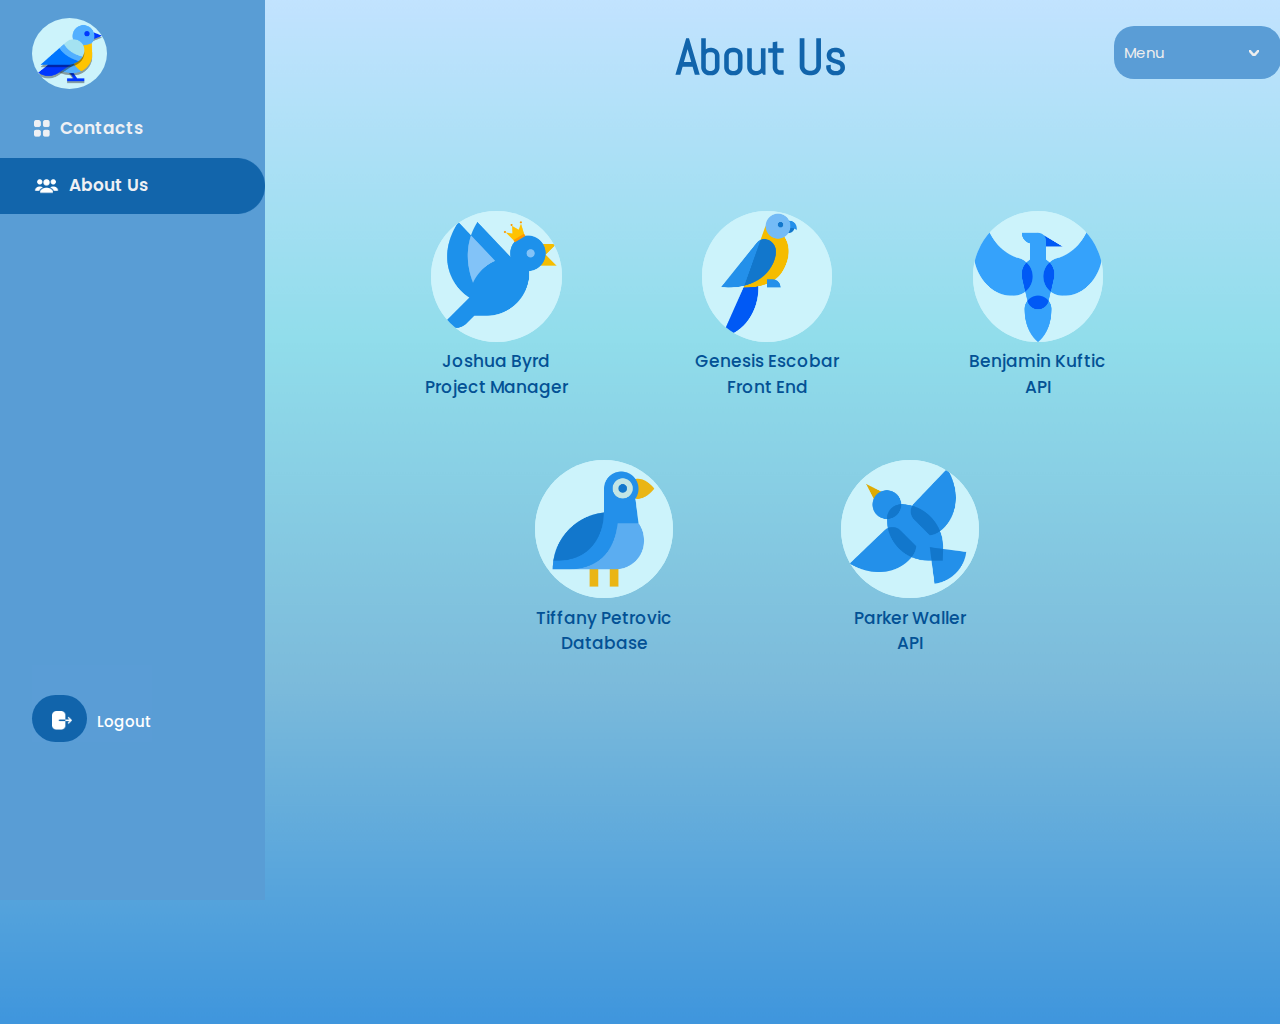
<file: about.html>
<!DOCTYPE html>
<html>
<head>
  <script type="text/javascript" src="js/code.js"></script>
  <meta charset="utf-8" />
  <link rel="icon" href="/favicon.ico" />
  <meta name="viewport" content="width=device-width, initial-scale=1" />
  <meta name="theme-color" content="#000000" />
  <title>About</title>
  <link rel="stylesheet" href="https://fonts.googleapis.com/css?family=Abel%3A400"/>
  <link rel="stylesheet" href="https://fonts.googleapis.com/css?family=Source+Sans+Pro%3A400%2C500%2C600"/>
  <link rel="stylesheet" href="https://fonts.googleapis.com/css?family=Montserrat%3A500"/>
  <link rel="stylesheet" href="https://fonts.googleapis.com/css?family=Poppins%3A400%2C500%2C600"/>
  <link rel="stylesheet" href="./css/about.css"/>
</head>
<body>
<div class="about-us-body">
  <div class="center-frame">
    <!-- top body -->
    <div class="top-bar">
      <p class="about-us-title">About Us</p>
      <div class="dropdown">
        <button class="dropbtn">Menu  
          <img class="arrow-down" src="./images/down-arrow.png" />
        </button>
        <div class="dropdown-content">
          <a href="contacts.html">Contacts</a>
          <button class="logout-option" onclick="doLogout()">Logout</button>
        </div>
      </div>
    </div>
    <!-- team images and names-->
    <div class = "circle-container">
      <div class="grid-container">
        <div class="member-item"><img class="ellipse-image" src="images/dove.png"><br>Joshua Byrd<br>Project Manager</div>
        <div class="member-item"><img class="ellipse-image" src="images/parrot.png"><br>Genesis Escobar<br>Front End</div>
        <div class="member-item"><img class="ellipse-image" src="images/phoenix.png"><br>Benjamin Kuftic<br>API</div>
      </div> 
    </div>
    <div class = "circle-container">
      <div class="grid-container2">
        <div class="member-item"><img class="ellipse-image" src="images/puffin.png"><br>Tiffany Petrovic<br>Database</div>
        <div class="member-item"><img class="ellipse-image" src="images/top-view-bird.png"><br>Parker Waller<br>API</div>
      </div> 
    </div>
   
  <!-- side navigation bar-->
  <div class="side-bar">
    <div class="side-frame">
      <img class="option-rectangle" src="./images/side-bar-rectangle.png"/>
      <div class="side-options-frame">
        <a href="index.html" class="ref-icon"><img class="birdie-icon" alt="birdie icon"
          src="./images/birdie.png" /></a>
        <div class="side-options-frame2">
          <div class="contacts-frame">
            <img class="contacts-icon" src="./images/contacts-icon.png"/>
            <a  href="contacts.html" class="contacts-phrase">Contacts</a>
          </div>
          <div class="about-frame">
            <img class="about-icon" src="./images/people.png"/>
            <a  href="about.html"  class="about-us-phrase">About Us</a>
          </div>
        </div>
        <button class="logout-group" onclick="doLogout()">
          <div class="logout-icon-frame">
            <img class="logout-icon" src="./images/logout-icon.png" />
          </div>
          <p class="logout-phrase">Logout</p>
        </button>
      </div>
    </div>
  </div>
</div>
</body>
</file>
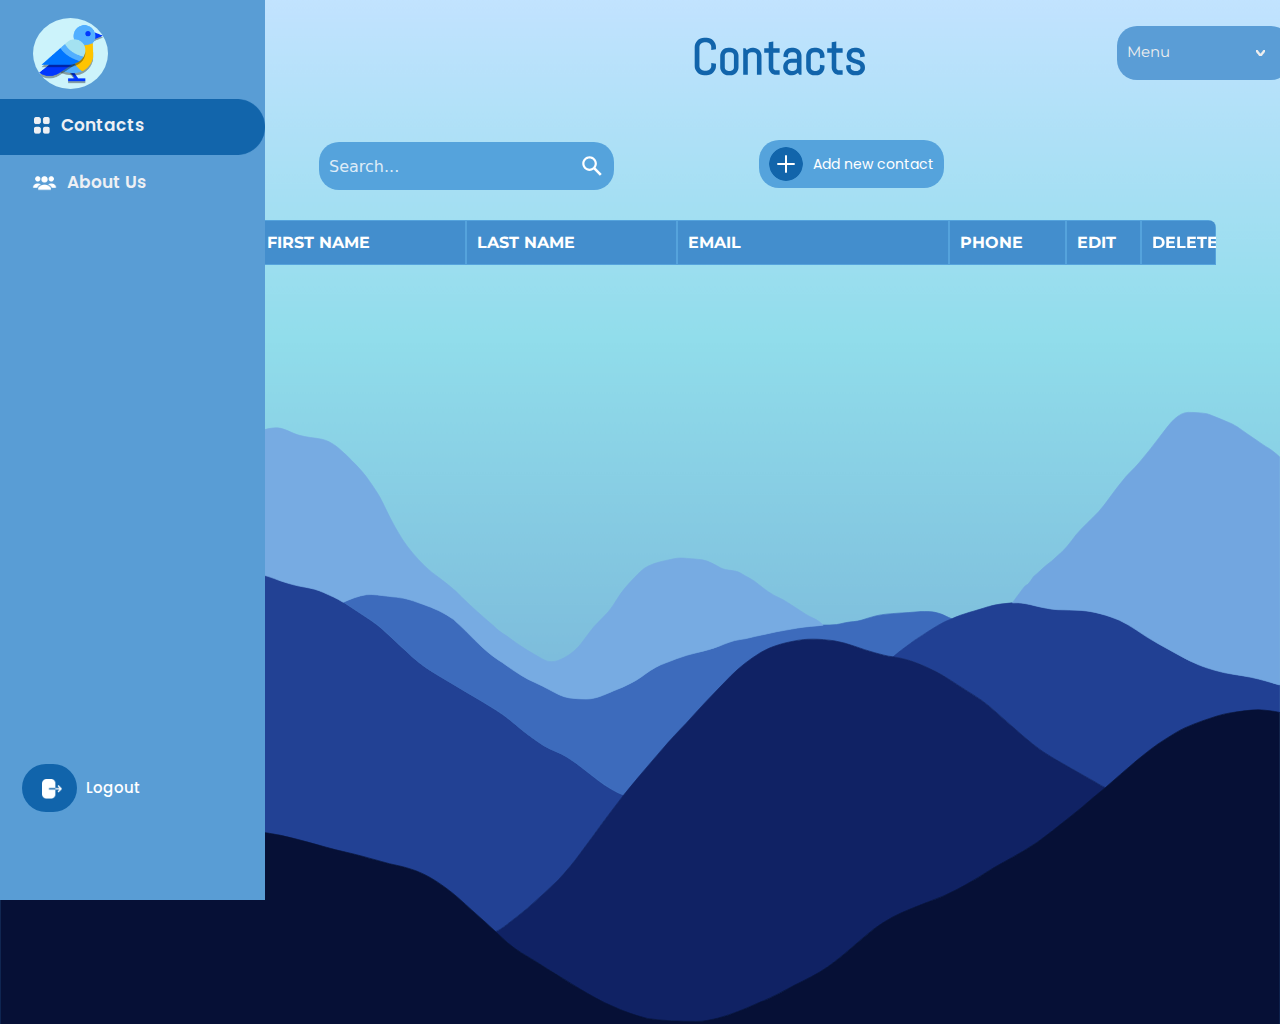
<file: contacts.html>
<!DOCTYPE html>
<html>
<head>
  <script type="text/javascript" src="js/code.js"></script>
  <meta charset="utf-8" />
  <link rel="icon" href="/favicon.ico" />
  <meta name="viewport" content="width=device-width, initial-scale=1" />
  <meta name="theme-color" content="#000000" />
  <title>Contacts</title>
  <link rel="stylesheet" href="https://fonts.googleapis.com/css?family=Urbanist%3A500" />
  <link rel="stylesheet" href="https://fonts.googleapis.com/css?family=Abel%3A400" />
  <link rel="stylesheet" href="https://fonts.googleapis.com/css?family=Source+Sans+Pro%3A400%2C500%2C600" />
  <link rel="stylesheet" href="https://fonts.googleapis.com/css?family=Montserrat%3A500" />
  <link rel="stylesheet" href="https://fonts.googleapis.com/css?family=Poppins%3A400%2C500%2C600" />
  <link rel="stylesheet" href="https://fonts.googleapis.com/css?family=Inter%3A400" />
  <link rel="stylesheet" href="./css/contacts.css" />
</head>
<body>
  <div class="contact-list">
    <div class="background">
      <!-- top body -->
      <div class="top-bar">
        <p class="contact-phrase">Contacts</p>
        <div class="dropdown">
          <button class="dropbtn">Menu
            <img class="arrow-down" src="./images/down-arrow.png" />
          </button>
          <div class="dropdown-content">
            <a href="about.html">About Us</a>
            <button class="logout-option" onclick="doLogout()">Logout</button>
          </div>
        </div>
      </div>
      <div class="center-body">
          <!-- search bar and magnifier glass img -->
          <form id="form" role="search">
            <input type="search" id="query" name="q" placeholder="Search..." aria-label="Search through site content">
            <button type="submit" onclick="doSearchContact(event)">
              <svg viewBox="0 0 1024 1024">
              <path class="path1"
                d="M848.471 928l-263.059-263.059c-48.941 36.706-110.118 55.059-177.412 55.059-171.294
                 0-312-140.706-312-312s140.706-312 312-312c171.294 0 312 140.706 312 312 0 67.294-24.471
                  128.471-55.059 177.412l263.059 263.059-79.529 79.529zM189.623 408.078c0 121.364 97.091
                   218.455 218.455 218.455s218.455-97.091 218.455-218.455c0-121.364-103.159-218.455-218.455-218.455-121.364
                    0-218.455 97.091-218.455 218.455z">
              </path>
            </svg>
          </button>
          </form>
    
          <!-- add contact button -->
          <button id="add-btn" class="add-frame" type="button" onclick="addContactForm()"> 
            <img class="plus-img" src="./images/plus-sign.png"/>
            <span class="add-contact-phrase" >Add new contact</span>
          </button>
          
          
          <script>
            // opens add contact form
            function addContactForm() {

              const form = document.getElementById('addMe');

              if (form.style.display == 'block') {
                  // this HIDES the form
                  form.style.display = 'none';
              } else {
                 // this SHOWS the form
                  form.style.display = 'block';
              }
            }
          </script>

         <!-- add contact form -->
         <div class="addContacts">
          <form id="addMe">
            <button class="close" onclick="closeForm()">&times;</button>
            <div class="contact-form-headings">First Name</div>
            <input type="text" id="contactTextFirst" placeholder="First Name" required>
            <span class="checks"></span>
            <div class="contact-form-headings">Last Name</div>
            <input type="text" id="contactTextLast" placeholder="Last Name" required>
            <span class="checks"></span>
            <div class="contact-form-headings">Phone Number</div>
            <input type="text" id="contactTextNumber" placeholder="XXX-XXX-XXXX" required
              pattern="^[(]?[0-9]{3}[)]?[-\s\.]?[0-9]{3}[-\s\.]?[0-9]{4}$">
              <span class="checks"></span>
            <div class="contact-form-headings">Email</div>
            <div>
            <input type="text" id="contactTextEmail" style="padding: 13px;" placeholder="name@email.com"
              pattern="^([a-zA-Z0-9_\-\.]+)@([a-zA-Z0-9_\-\.]+)\.([a-zA-Z]{2,5})$" required>
              <span class="checks"></span>
            </div>
              <button type="button" id="addContactButton" class="add-contact-btn2" onclick="doAddContact();"> Add Contact
              </button>
            <span class="error" id="createResult"></span>
          </form>
        </div>

        <!-- update contact form -->
        <div class="updateContacts">
          <form id="updateMe" >
            <button class="close" onclick="closeUpdateContact(event)">&times;</button>
            <div class="contact-form-headings">First Name</div>
            <input type="text" id="updateTextFirst" placeholder="First Name" required>
            <div class="contact-form-headings">Last Name</div>
            <input type="text" id="updateTextLast" placeholder="Last Name" required>
            <div class="contact-form-headings">Phone Number</div>
            <input type="text" id="updateTextNumber" placeholder="XXX-XXX-XXXX" required
              pattern="^[(]?[0-9]{3}[)]?[-\s\.]?[0-9]{3}[-\s\.]?[0-9]{4}$">
            <div class="contact-form-headings">Email</div>
            <input type="text" id="updateTextEmail" placeholder="name@email.com"
              pattern="^([a-zA-Z0-9_\-\.]+)@([a-zA-Z0-9_\-\.]+)\.([a-zA-Z]{2,5})$" required>
            <button type="button" id="updateContactButton" class="add-contact-btn2" onclick="doUpdateContact();"> Update Contact
            </button>
            <span class="error" id="createResult"></span>
          </form>
        </div>
      </div>

      <script>
        // closes add contact form
        function closeForm() {
          const form = document.getElementById('addMe');
          form.style.display = 'none';
        }
      </script>

      <!-- table -->
      <div class="table">
        <div class="tbl-content" id="contactsTable">
          <table id="contacts" cellspacing="0">
            <thread>
              <tr>
                <th id="header1">First&nbspName</th>
                <th id="header1">Last&nbspName</th>
                <th id="header2">Email</th>
                <th id="header3">Phone</th>
                <th id="edit">Edit</th>
                <th id="delete">Delete</th>
              </tr>
            </thread>
            <tbody id="tbody"></tbody>
          </table>
        </div>
      </div>
    </div>
    <!-- side navigation bar -->
    <div class="side-bar">
      <div class="side-frame">
        <div class="side-frame2">
          <a href="index.html" class="ref-icon"><img class="birdie-icon" alt="birdie icon"
              src="./images/birdie.png" /></a>
          <div class="side-options">
            <img class="option-rectangle" src="./images/side-bar-rectangle.png" />
            <div class="option-frame">
              <div class="contact-frame">
                <img class="contacts-icon" src="./images/contacts-icon.png" />
                <a  href="contacts.html" class="contacts-phrase">Contacts</a>
              </div>
              <div class="about-frame">
                <img class="about-us-icon" src="./images/people.png" />
                <a  href="about.html"  class="about-us-phrase">About Us</a>
              </div>
            </div>
          </div>
          <button class="logout-frame" onclick="doLogout()">
            <div class="logout-icon-box">
              <img class="logout-icon" src="./images/logout-icon.png" />
            </div>
            <p class="logout-phrase">Logout</p>
          </button>
        </div>
      </div>
    </div>
  </div>
</body>
</file>
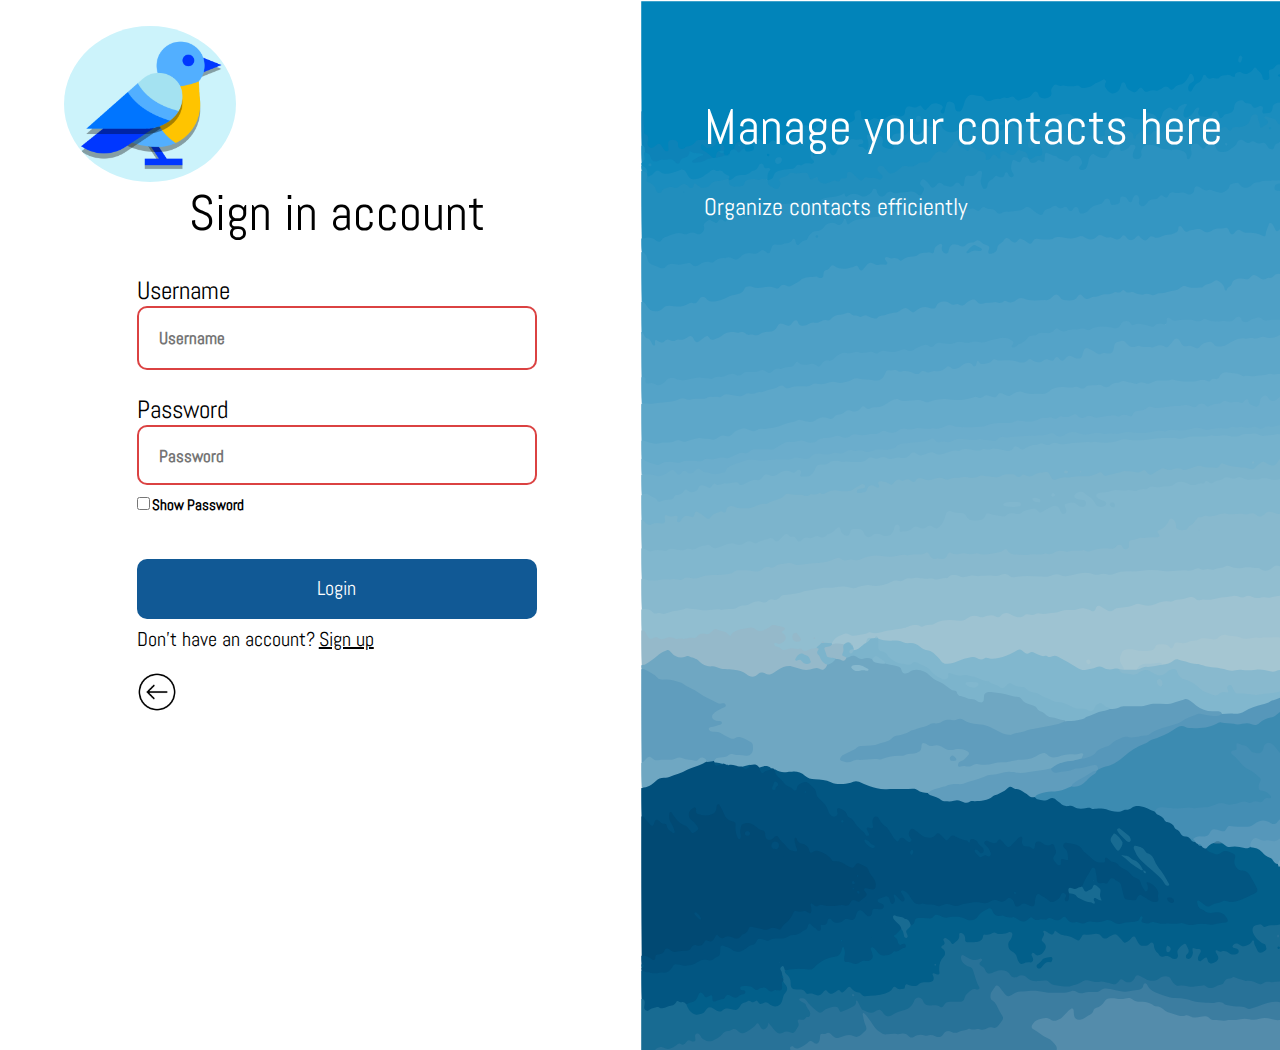
<file: login.html>
<!DOCTYPE html>
<html>
<head>
  <script type="text/javascript" src="js/code.js"></script>
  <meta charset="utf-8" />
  <link rel="icon" href="/favicon.ico" />
  <meta name="viewport" content="width=device-width, initial-scale=1" />
  <meta name="theme-color" content="#000000" />
  <title>Login</title>
  <link rel="stylesheet" href="https://fonts.googleapis.com/css?family=Abel%3A400"/>
  <link rel="stylesheet" href="https://fonts.googleapis.com/css?family=Source+Sans+Pro%3A400"/>
  <link rel="stylesheet" href="https://cdnjs.cloudflare.com/ajax/libs/font-awesome/6.1.1/css/all.min.css">
  <link rel="stylesheet" href="./css/login.css"/>
</head>
<body>
<div class="login">
  <div class="login-details">
    <a href="index.html" class = "ref-icon"><img class="birdie-icon" alt="birdie icon" src="./images/birdie.png" /></a>
    <div class="login-box">
      <div class="login-frame">
        <p class="login-phrase">Sign in account</p>
        <div class="login-frame2">
          <!-- Login Form -->
          <form id="loginInfo" class="login-input">
            <div class="input-titles">Username</div>
            <input type="text" class="user-input" id="loginName" placeholder="Username" name="username" required/>
            <div class="login-frame3">
              <div class="input-titles">Password</div>
              <input type="password" class="password-input" id="loginPassword" placeholder="Password" name="password" required/>
              <input type="checkbox" id="checkbox-pass" onclick="showPass()" >
              <label class="checkpass-label" for="checkbox-pass">Show Password</label>
            </div>
          </form>
          <script>
            function showPass() {
              var x = document.getElementById("loginPassword");
              if (x.type === "password") {
                x.type = "text";
              } else {
                x.type = "password";
              }
            }
          </script>
          <span class="error" id="loginResult"></span>
          <div class="bottom-frame">
            <button type="button" id="loginButton" class="login-btn" onclick="doLogin()">Login</button>
            <div class="bottom-description">
              <p class="bottom-phrase">Don’t have an account?</p>
              <a href="register.html" class="signup-link" >Sign up</a>
            </div>
          </div>
        </div>
        <!-- <span class="error" id="loginResult"></span> -->
        <div class="row">
        </div>
      </div>
      <a href="index.html" ><img class="left-arrow-btn" id="backArrow"src="./images/back-arrow.png"/></a>
    </div>
  </div>
  <div class="right-side">
    <div class="headline-description">
      <p class="headline-phrase1">Manage your contacts here</p>
      <p class="headline-phrase2">Organize contacts efficiently</p>
    </div>
  </div>
</div>
</body>
</file>
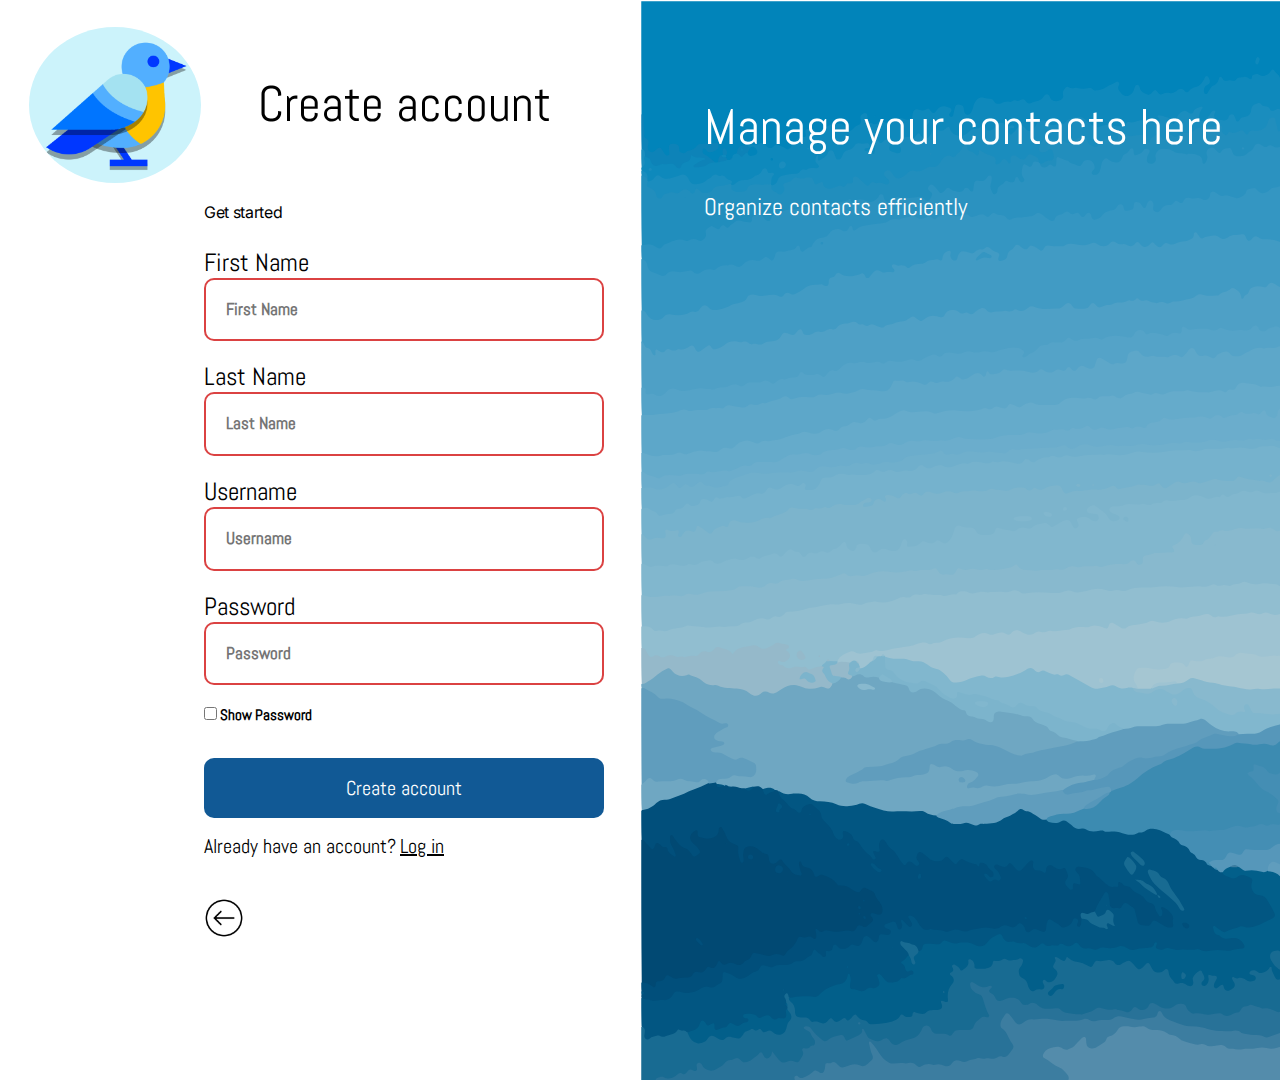
<file: register.html>
<!DOCTYPE html>
<html>
<head>
  <script type="text/javascript" src="js/code.js"></script>
  <meta charset="utf-8" />
  <link rel="icon" href="/favicon.ico" />
  <meta name="viewport" content="width=device-width, initial-scale=1" />
  <meta name="theme-color" content="#000000" />
  <title>Register</title>
  <link rel="stylesheet" href="https://fonts.googleapis.com/css?family=Abel%3A400"/>
  <link rel="stylesheet" href="https://fonts.googleapis.com/css?family=Source+Sans+Pro%3A400"/>
  <link rel="stylesheet" href="https://fonts.googleapis.com/css?family=Inter%3A400"/>
  <link rel="stylesheet" href="./css/register.css"/>
</head>
<body>
<div class="register">
  <div class="left-side">
    <a href="index.html" class = "ref-icon"><img class="birdie-icon" alt="birdie icon" src="./images/birdie.png" /></a>
    <div class="register-box">
      <div class="register-frame">
        <p class="register-phrase">Create account</p>
        <div class="register-inner-frame">
          <div class="get-started-frame">
            <p class="get-started">Get started </p>
          </div>
          <form id="signup" class="input-form">
            <div class="input-titles">First Name</div>
            <input type="text" class="input-user" id="firstName" placeholder="First Name" name="firstname" required/>
            <div class="input-titles">Last Name</div>
            <input type="text" class="input-user" id="lastName" placeholder="Last Name" name="lastname" required/>
            <div class="input-titles">Username</div>
            <input type="text" class="input-user" id="username" placeholder="Username" name="username" required/>
            <div class="input-titles">Password</div>
            <input type="password" class="input-user" id="password" placeholder="Password" name="password" required
            pattern="(?=.*\d)(?=.*[a-z])(?=.*[A-Z]).{8,}"/>
            <input type="checkbox" id="checkbox-pass" onclick="showPass()" >
            <label class="checkpass-label" for="checkbox-pass">Show Password</label>
            <script>
              function showPass() {
                var x = document.getElementById("password");
                if (x.type === "password") {
                  x.type = "text";
                } else {
                  x.type = "password";
                }
              }
            </script>
            <div id="pass-rqmt">
              <h2>Password must contain the following:</h2>
              <p id="letter" class="invalid">A <b>lowercase</b> letter</p>
              <p id="capital" class="invalid">A <b>capital (uppercase)</b> letter</p>
              <p id="number" class="invalid">A <b>number</b></p>
              <p id="length" class="invalid">Minimum <b>8 characters</b></p>
            </div>
          </form>  
          <script>
            // For password requirements: 
            var myInput = document.getElementById("password");
            var letter = document.getElementById("letter");
            var capital = document.getElementById("capital");
            var number = document.getElementById("number");
            var length = document.getElementById("length");
            
            // Show the message box when password field clicked
            myInput.onfocus = function() {
              document.getElementById("pass-rqmt").style.display = "block";
            }
            
            // When user types in input field
            myInput.onkeyup = function() {
              // Validate lowercase letters
              var lowerCaseLetters = /[a-z]/g;
              if(myInput.value.match(lowerCaseLetters)) {
                letter.classList.remove("invalid");
                letter.classList.add("valid");
              } else {
                letter.classList.remove("valid");
                letter.classList.add("invalid");
            }
            
              // Validate capital letters
              var upperCaseLetters = /[A-Z]/g;
              if(myInput.value.match(upperCaseLetters)) {
                capital.classList.remove("invalid");
                capital.classList.add("valid");
              } else {
                capital.classList.remove("valid");
                capital.classList.add("invalid");
              }
            
              // Validate numbers
              var numbers = /[0-9]/g;
              if(myInput.value.match(numbers)) {
                number.classList.remove("invalid");
                number.classList.add("valid");
              } else {
                number.classList.remove("valid");
                number.classList.add("invalid");
              }
            
              // Validate length
              if(myInput.value.length >= 8) {
                length.classList.remove("invalid");
                length.classList.add("valid");
              } else {
                length.classList.remove("valid");
                length.classList.add("invalid");
              }
            }
        </script>
          <div class="create-btn-frame">
            <span class="error" id="loginResult"></span>
            <button type="button" id="loginButton" class="create-btn" onclick="doRegister()">Create account</button>
            <div class="bottom-phrase">
              <p class="bottom-phrase2">Already have an account?</p>
              <a href="login.html" class="login-link" >Log in</a>
            </div>
          </div>
        </div>
      </div>
      <a href="index.html" ><img class="left-arrow-btn" id="backArrow"src="./images/back-arrow.png"/></a>
    </div>
  </div>
  <div class="right-side">
    <div class="right-frame">
      <div class="right-description">
        <p class="right-phrase1">Manage your contacts here</p>
        <p class="right-phrase2">Organize contacts efficiently</p>
      </div>
    </div>
  </div>
</div>
</body>
</file>
<file: css/about.css>
html {
	font-size:62.5%;
}
* {
	margin: 0;
	padding: 0;
}
ul, li {
	list-style: none;
}
input {
	border: none;
}
body {
  width: 100%;
}

.about-us-body {
  width: 100%;
  height: 102.4rem;
  position: relative;
  overflow: hidden;
  background-color: #ffffff;
}

.center-frame {
  box-sizing: border-box;
  padding: 2% 5% 40% 20%;
  width: 100%;
  height: 102.4rem;
  position: absolute;
  left: 0;
  top: 0;
  align-items: center;
  display: flex;
  flex-direction: column;
  background-size: 100% 100%;
  background-repeat: no-repeat;
  background-position: center;
  background-image: url('../images/blue-gradient.png');
}

.top-bar {
  margin: 0rem 0rem 9.2rem 32.5rem;
  width: calc(100% - 32.5rem);
  display: flex;
  align-items: flex-start;
  flex-shrink: 0;
}

.about-us-title {
  margin-left: 15%;
  margin-right: 42%;
  text-align: center;
  font-size: 5rem;
  font-weight: 900;
  line-height: 1.275;
  color: #1164ab;
  font-family: Abel, 'Source Sans Pro';
  white-space: nowrap;
  flex-shrink: 0;
}

.dropbtn {
  font-size: 1.5rem;
  font-weight: 400;
  line-height: 1.2175;
  color: #eeeeee;
  font-family: Poppins, 'Source Sans Pro';
  white-space: nowrap;
  display: flex;
  padding: 1.8rem 2.2rem 1.7rem 1rem;
  align-items: center;
  background-color: #5a9dd6;
  border-radius: 2rem;
  flex-shrink: 0;
  border: none;
}

/* The container <div> - needed to position the dropdown content */
.dropdown {
  position: relative;
  display: inline-block;
}

/* Dropdown Content (Hidden by Default) */
.dropdown-content {
  display: none;
  position: absolute;
  background-color: #ccf3fb;
  min-width: 170px;
  box-shadow: 0px 8px 16px 0px rgba(0,0,0,0.2);
  z-index: 1;
  border-radius: 1rem;
}

/* Links inside the dropdown */
.dropdown-content a {
  font-family: Poppins, 'Source Sans Pro';
  font-size: 1.5rem;
  font-weight: 300;
  color: #034075;
  padding: 12px 16px;
  text-decoration: none;
  display: block;
  border-radius: 1rem 1rem 0rem 0rem;
}

.dropdown-content button {
  font-family: Poppins, 'Source Sans Pro';
  font-size: 1.5rem;
  font-weight: 300;
  color: #034075;
  padding: 12px 110px 12px 16px;
  display: block;
  border: none;
  border-radius: 0rem 0rem 1rem 1rem;
  background-color: #ccf3fb;
}

/* Change color of dropdown links on hover */
.dropdown-content a:hover {
  background-color: #55a3dc;
}

.dropdown-content button:hover {
  background-color: #55a3dc;
}

/* Show the dropdown menu on hover */
.dropdown:hover .dropdown-content {
  display: block;
}

/* Change the background color of the dropdown button when the dropdown content is shown */
.dropdown:hover .dropbtn {
  background-color: #035195;
}

.arrow-down {
  margin-left: 8.5rem;
  margin-top: 0.0643rem;
  width: 0.9941rem;
  height: 0.5357rem;
  object-fit: contain;
  vertical-align: top;
  flex-shrink: 0;
}

/* grid w/images and names */
.grid-container {
  display: grid;
  grid-template-columns: 33% 33% 33%;
  grid-gap: 10px;
  padding: 10px;
  margin-left: 100px;
  margin-right: 50px;
}

.grid-container2 {
  display: grid;
  grid-template-columns: 40% 40%;
  grid-gap: 30px;
  padding: 10px;
  margin-left: 200px;
  margin-right: 50px;
}

.member-item {
  text-align: center;
  font-size: 1.7rem;
  font-weight: 500;
  line-height: 1.5;
  color: #035195;
  font-family: Poppins, 'Source Sans Pro';
  padding: 20px 0;
}

.ellipse-image {
  width: 50%;
  height: auto;
  border-radius: 50%;
  background-color: #ccf3fb;
}

.side-bar {
  width: 26.5187rem;
  height: 100%;
  display: block;
  position: fixed;
  left: 0;
  top: 0;
  align-items: flex-end;
}

.side-frame {
  margin-right: 0.0003rem;
  box-sizing: border-box;
  width: 26.5184rem;
  height: 100%;
  overflow: hidden;
  /*disables horizontal scroll*/
  position: absolute;
  /*scroll bar stays in place when user is scrolling*/
  background-color: #599dd5;
}

.option-rectangle {
  width: 26.5rem;
  height: 5.6rem;
  position: absolute;
  left: 0;
  top: 15.7996rem;
  object-fit: contain;
  vertical-align: top;
}

.side-options-frame {
  width: 100%;
  height: 96.5745rem;
  position: absolute;
  left: 3.2015rem;
  top: 1.7996rem;
}

.birdie-icon {
  margin: 0rem 1rem 2.708rem 0rem;
  width: 7.5rem;
  height: 7.1rem;
  object-fit: contain;
  vertical-align: top;
  flex-shrink: 0;
  background-color: #ccf3fb;
  border-radius: 50%;
}

.side-options-frame2 {
  width: 10.8515rem;
  display: flex;
  flex-direction: column;
}

.contacts-frame {
  margin-bottom: 3.1022rem;
  box-sizing: border-box;
  padding-left: 0.1669rem;
  width: 100%;
  display: flex;
  align-items: center;
}
.contacts-icon {
  margin: 0rem 1.017rem 0rem 0rem;
  width: 1.6678rem;
  height: 1.6678rem;
  object-fit: contain;
  vertical-align: top;
  flex-shrink: 0;
}
.contacts-phrase {
  font-size: 1.7003rem;
  font-weight: 600;
  line-height: 1.4999999439;
  color: #eef0f4;
  font-family: Poppins, 'Source Sans Pro';
  white-space: nowrap;
  flex-shrink: 0;
  text-decoration: none;
}
.about-frame {
  box-sizing: border-box;
  padding-left: 0.1668rem;
  width: calc(100% - 0.2508rem);
  display: flex;
  align-items: center;
}
.about-icon {
  margin: 0rem 1rem 0rem 0rem;
  width: 2.5rem;
  height: 2.5rem;
  object-fit: contain;
  vertical-align: top;
  flex-shrink: 0;
}
.about-us-phrase {
  font-size: 1.7rem;
  font-weight: 600;
  line-height: 1.5;
  color: #eef0f4;
  font-family: Poppins, 'Source Sans Pro';
  white-space: nowrap;
  flex-shrink: 0;
  text-decoration: none;
}

.about-us-phrase:hover , .contacts-phrase:hover{
  color: black;
  cursor: pointer;
}

.logout-group {
  display: flex;
  align-items: center;
  flex-shrink: 0;
  background-color: #5a9dd6;
  border: none;
  position: absolute;
  bottom: 25%;
  margin-right: 5%;
}

.logout-group:hover {
  cursor: pointer;
}

.logout-icon-frame {
  margin-top: 25%;
  box-sizing: border-box;
  padding: 1.5rem 1.5rem 0.9rem 2rem;
  height: 100%;
  background-color: #1164ab;
  border-radius: 2.5504rem;
  flex-shrink: 0;
}
.logout-icon {
  width: 2rem;
  height: 2rem;
  object-fit: contain;
  vertical-align: center;
}
.logout-phrase {
  margin-left: 1rem;
  margin-top: 30%;
  text-align: center;
  font-size: 1.5rem;
  font-weight: 500;
  line-height: 1.5;
  color: #ffffff;
  font-family: Poppins, 'Source Sans Pro';
  white-space: nowrap;
  flex-shrink: 0;
}

.logout-phrase:hover {
  color: black;
}
</file>
<file: css/contacts.css>
html {
	font-size:62.5%;
}

* {
	margin: 0;
	padding: 0;
}

ul, li {
	list-style: none;
}

input {
	border: none;
}

body {
  height: 100%;
}

.contact-list {
  width: 100%;
  height: 102.4rem;
  position: relative;
  overflow: hidden;
}

.contact-list .background {
  box-sizing: border-box;
  padding: 2% 5% 40% 20%;
  width: 100%;
  height: 102.4rem;
  position: absolute;
  left: 0;
  top: 0;
  align-items: center;
  display: flex;
  flex-direction: column;
  background-size: 100% 100%;
  background-repeat: no-repeat;
  background-position:  center;
  background-image: url('../images/mountains-clipart.svg'), url('../images/blue-gradient.png');
  background-color: #ffffff;
}

.contact-list .background .top-bar {
  margin: 0rem 0rem 5.1rem 37.8rem;
  width: calc(100% - 37.8rem);
  display: flex;
  align-items: flex-start;
  flex-shrink: 0;
}

.contact-phrase {
  margin-left: 10%;
  margin-right: 43%;
  text-align: center;
  font-size: 5rem;
  font-weight: 900;
  line-height: 1.275;
  color: #1164ab;
  font-family: Abel, 'Source Sans Pro';
  white-space: nowrap;
  flex-shrink: 0;
}

/* Dropdown Button code from W3Schools */
.dropbtn {
  font-size: 1.5rem;
  font-weight: 400;
  line-height: 1.2175;
  color: #eeeeee;
  font-family: Montserrat, 'Source Sans Pro';
  white-space: nowrap;
  display: flex;
  padding: 0.5rem 12rem 0.5rem 1rem;
  align-items: center;
  background-color: #5a9dd6;
  border-radius: 2rem;
  flex-shrink: 0;
}

/* The container <div> - needed to position the dropdown content */
.dropdown {
  position: relative;
  display: inline-block;
}

/* Dropdown Content (Hidden by Default) */
.dropdown-content {
  display: none;
  position: absolute;
  background-color: #ccf3fb;
  min-width: 170px;
  box-shadow: 0px 8px 16px 0px rgba(0,0,0,0.2);
  z-index: 1;
  border-radius: 1rem;
}

/* Links inside the dropdown */
.dropdown-content a {
  font-family: Montserrat, 'Source Sans Pro';
  font-size: 1.5rem;
  font-weight: 300;
  color: #034075;
  padding: 12px 16px;
  text-decoration: none;
  display: block;
  border-radius: 1rem 1rem 0rem 0rem;
}

.dropdown-content button {
  font-family: Montserrat, 'Source Sans Pro';
  font-size: 1.5rem;
  font-weight: 300;
  color: #034075;
  padding: 2px 110px 2px 16px;
  display: block;
  border-radius: 0rem 0rem 1rem 1rem;
}

/* Change color of dropdown links on hover */
.dropdown-content a:hover {
  background-color: #55a3dc;
}

.dropdown-content button:hover {
  background-color: #55a3dc;
}

/* Show the dropdown menu on hover */
.dropdown:hover .dropdown-content {
  display: block;
}

/* Change the background color of the dropdown button when the dropdown content is shown */
.dropdown:hover .dropbtn {
  background-color: #035195;
}

.arrow-down {
  margin-left: 8.5rem;
  margin-top: 0.0643rem;
  width: 0.9941rem;
  height: 0.5357rem;
  object-fit: contain;
  vertical-align: top;
  flex-shrink: 0;
}

.center-body {
  margin: 0rem 27.2rem 3rem 6.3rem;
  width: calc(100% - 33.5rem);
  display: flex;
  align-items: center;
  flex-shrink: 0;
}

/* Search Form */
form {
  margin: 0.2rem 14.5rem 0rem 0rem;
  background-color: #55a3dc;
  width: 41.2rem;
  height: 4.8rem;
  border-radius: 2rem;
  display: flex;
  flex-direction: row;
  align-items: center;
}

form ::placeholder {
  color: #fff;
  opacity: 0.8; 
}

input {
  font-family: Poppins, 'Source Sans Pro';
  all: unset;
  font: 16px system-ui;
  color: #fff;
  height: 100%;
  width: 100%;
  padding: 6px 10px;
}

button {
  all: unset;
  cursor: pointer;
  width: 44px;
  height: 44px;
}

svg {
  color: #fff;
  fill: currentColor;
  width: 24px;
  height: 24px;
  padding: 10px;
}

svg:hover {
  cursor: pointer;
}

/* add contacts table formatting */
/* code from example */

#addMe,
#updateMe {
  font-family: Poppins, 'Source Sans Pro';;
  display: none;
  border-radius: 17px;
  position: absolute;
  top: 20%;
  left: 40%;
  background: #438ecd;
  max-width: 350px;
  padding: 50px 50px 400px 50px;
  text-align: center;
  box-shadow: 0 0 0 99999px rgba(0, 0, 0, 0.744);
  z-index: 10;
}

#addMe .close,
#updateMe .close {
	position: absolute;
	top: 5px;
	right: 10px;
	transition: all 200ms;
	font-size: 30px;
	font-weight: bold;
	text-decoration: none;
	color: white;
}

#addMe .close:hover,
#updateMe .close:hover {
	color: black;
}


#addMe input::placeholder,
#updateMe input::placeholder {
  color:#035195;
}

#addMe input,
#updateMe input {
  border-radius: 15px;
  font-family: 'Montserrat';
  outline: 0;
  background: #f2f2f2;
  width: 100%;
  border: 0;
  margin: 0 0 15px;
  padding: 10px;
  box-sizing: border-box;
  font-size: 14px;
  color:#035195;
}

#addMe input[type=text]:valid {
  border: 2px solid black;
}

#addMe input[type=text]:invalid {
  border: 2px solid rgba(168, 8, 8, 0.778);
}

#addMe input + .checks {
  position: absolute;
  right: 5%;
}
.checks {
  margin-top: 3%;
}
#addMe input:invalid + .checks::before {
  content: "✖";
  color: rgba(168, 8, 8, 0.81);
}

#addMe input:valid + .checks::before {
  content: "✓";
  color: white;
}

.error {
  margin-right: 0.4rem;
  margin-bottom: 1rem;
  font-size: 1.7rem;
  font-weight: 400;
  line-height: 1.275;
	color: #D8000C;
}

#addMe input ::placeholder,
#updateMe input::placeholder {
  color:#438ecd;
}
#addMe .add-contact-btn2,
#updateMe .add-contact-btn2 {
  border-radius: 17px;
  font-family: Poppins, 'Source Sans Pro';
  outline: 0;
  background: #035195;
  color: white;
  width: 100%;
  border: 0;
  margin: 0 0 15px;
  padding: 10px;
  box-sizing: border-box;
  font-size: 14px;
  cursor: pointer;
}

.contact-form-headings {
  font-family:  Poppins, 'Source Sans Pro';
  font-size: 15px;
  color: white;
  text-align: left;
}

#contacts td input {
  border-radius: 17px;
  font-family: Montserrat, 'Source Sans Pro';
  outline: 0;
  background: #ccf3fb;
  width: 100%;
  border: 0;
  margin: 0 0 15px;
  padding: 10px;
  box-sizing: border-box;
  font-size: 14px;
}


/* table formatting */

#contactsTable {
  display: block;
  height: 600px;
}

table {
  width: 100%;
  table-layout: fixed;
  border-radius: 0.7764rem;
}

.tbl-content {
  height: 300px;
  overflow-x: auto;
  margin-top: 0px;
  border-radius: 0.7764rem;
}

#contacts td, #header1, #header2, #header3, #edit, #delete{
  border: 1px solid #55a3dc;
}

#contacts th {
  top: 0;
  position: sticky;
}


#contacts tr:hover {
  background-color: #478fbb;
}

#contacts th {
  padding: 1.165rem 1rem 1.165rem 1rem;
  text-align: left;
  font-family: Montserrat, 'Source Sans Pro';
  font-weight: 400;
  font-size: 16px;
  font-weight: bold;
  color: #ffffff;
  background-color: #438ecd;
  text-transform: uppercase;
}

#header1 {
  width: 180px;
}

#header2 {
  width: 240px;
}

#header3 {
  width: 90px;
}

#edit, #delete {
  width: 50px;
  font-size: 9px;
  font-weight: 200;
}

#contacts td {
  padding: 10px;
  text-align: left;
  font-family: Montserrat, 'Source Sans Pro';;
  vertical-align: middle;
  font-weight: bold;
  font-size: 16px;
  
  color: #035195;
  background-color: #ccf3fb;
}

#contacts td span {
  display: block;
  white-space: nowrap;
  overflow: hidden;
  font-size: 100%;
  color: #1164ab;
}

/*styling for image icons*/
.edit-icon, .delete-icon {
  width: 20px;
  height: 20px;
  align-self: center;
}

/* add contact button format */
.add-frame {
  margin-bottom: 0.2rem;
  width: 150px;
  padding: 0.2rem 2.5rem 0.2rem 1rem;
  display: flex;
  align-items: center;
  background-color: #55a3dc;
  border-radius: 2rem;
  flex-shrink: 0;
 
}

.plus-img {
  margin-right: 1rem;
  width: 3.4rem;
  height: 3.4rem;
  object-fit: contain;
  border-radius: 2.4rem;
  flex-shrink: 0;
}

.add-contact-phrase {
  display: flex;
  font-size: 1.4rem;
  font-weight: 400;
  line-height: 1.2125;
  color: #ffffff;
  font-family: Poppins, 'Source Sans Pro';
  white-space: nowrap;
  flex-shrink: 0;

}

.side-bar {
  width: 26.5187rem;
  height: 100%;
  display: flex;
  position: fixed;
  left: 0;
  top: 0;
  align-items: flex-end;
}

.side-frame {
  margin-right: 0.0003rem;
  box-sizing: border-box;
  padding: 1.7996rem 0.0003rem;
  width: 26.5184rem;
  height: 100%;
  overflow: hidden;
  /*disables horizontal scroll*/
  position: absolute;
  /*scroll bar stays in place when user is scrolling*/
  background-color: #599dd5;
  
}
.side-frame2 {
  width: 100%;
  height: 96.5745rem;
  display: flex;
  flex-direction: column;
  
}
.birdie-icon {
  margin-left: 3.3rem;
  margin-bottom: 1rem;
  width: 7.5rem;
  height: 7.1rem;
  object-fit: contain;
  vertical-align: top;
  flex-shrink: 0;
  background-color: #ccf3fb;
  border-radius: 50%;
  
}
.side-options {
  width: 100%;
  position: relative;
  flex-shrink: 0;
  align-items: flex-end;
}
.option-rectangle {
  width: 26.5rem;
  height: 5.6rem;
  position: absolute;
  left: 0;
  top: 0;
  object-fit: contain;
  vertical-align: top;

}

.option-frame {
  width: 10.8515rem;
  height: 8.3022rem;
  position: absolute;
  left: 3.2017rem;
  top: 1.4078rem;
}
.contact-frame {
  margin-bottom: 3.1022rem;
  box-sizing: border-box;
  padding-left: 0.1669rem;
  width: 100%;
  display: flex;
  align-items: center;
 
}

.contacts-icon {
  margin: 0rem 1.017rem 0rem 0rem;
  width: 1.6678rem;
  height: 1.6678rem;
  object-fit: contain;
  vertical-align: top;
  flex-shrink: 0;
  
}
.contacts-phrase {
  font-size: 1.7003rem;
  font-weight: 600;
  line-height: 1.4999999439;
  color: #eef0f4;
  font-family: Poppins, 'Source Sans Pro';
  white-space: nowrap;
  flex-shrink: 0;
  text-decoration: none;
}

.contacts-phrase:hover {
  color: black;
  cursor: pointer;
}

.about-frame {
  margin-right: 0.2508rem;
  box-sizing: border-box;
  padding-left: 0rem;
  width: calc(100% - 0.2508rem);
  display: flex;
  align-items: center;
}

.about-us-icon {
  margin: 0rem 1rem 0rem 0rem;
  width: 2.5rem;
  height: 2.5rem;
  object-fit: contain;
  vertical-align: top;
  flex-shrink: 0;

}
.about-us-phrase {
  font-size: 1.7rem;
  font-weight: 600;
  line-height: 1.5;
  color: #eef0f4;
  font-family: Poppins, 'Source Sans Pro';
  white-space: nowrap;
  flex-shrink: 0;
  text-decoration: none;
}

.about-us-phrase:hover {
  color: black;
  cursor: pointer;
}

.mountain-art {
  position: bottom;
}

.logout-frame {
  display: flex;
  align-items: center;
  flex-shrink: 0;
  position: absolute;
  bottom: 10%;
}

.logout-icon-box {
  margin-left: 50%;
  margin-right: 20%;
  box-sizing: border-box;
  padding: 1.5rem 1.5rem 3.25rem 2rem;
  height: 100%;
  background-color: #1164ab;
  border-radius: 2.5504rem;
  flex-shrink: 0;
}
.logout-icon {
  width: 2rem;
  height: 2rem;
  object-fit: contain;
  vertical-align: center;
}

.logout-phrase {
  margin-bottom: 0.0482rem;
  text-align: center;
  font-size: 1.5rem;
  font-weight: 500;
  line-height: 1.5;
  color: #ffffff;
  font-family: Poppins, 'Source Sans Pro';
  white-space: nowrap;
  flex-shrink: 0;
}

.logout-phrase:hover {
  color: black;
  cursor: pointer;
}

.addContacts span,
.updateContacts span {
  margin-right: 0.4rem;
  margin-bottom: 1rem;
  font-size: 1.7rem;
  font-weight: 400;
  line-height: 1.275;
	color: #ffffff;
}

.updateButton {
  display: flex;
  justify-content: center;
  align-items: center;
  border-radius: 25px;
  height: 50px;
  width: 50px;
	color: #292020;
  background-color: #f6c832;
  box-shadow: #035195;
}

.updateButton img {
  height: 25px;
}

.deleteButton {
  display: flex;
  justify-content: center;
  align-items: center;
  border-radius: 25px;
  height: 50px;
  width: 50px;
	color: #292020;
  background-color: #9a9891;
  box-shadow: #035195;
}

.deleteButton img {
  height: 25px;
}
</file>
<file: css/login.css>
html {
	font-size:62.5%;
}
* {
	margin: 0;
	padding: 0;
}
ul, li {
	list-style: none;
}
input {
	border: none;
}
body {
  width: 100%;
; 

}
.login {
  overflow: hidden;
  position: relative;
  display: flex;
  align-items: center;
}

.login-details {
  margin-left: 5%; 
  margin-top: 2%;
  height: 102.4rem;
  flex-shrink: 0;
}

.ref-icon {
  width: 25%;
}

.birdie-icon {
  width: 17.2rem;
  height: 15.6rem;
  object-fit: contain;
  vertical-align: top;
  flex-shrink: 0;
  background-color: #ccf3fb;
  border-radius: 50%;
}

.login-box {
  margin-left: 15%;
  width: 48.5rem;
  flex-shrink: 0;
}

.login-frame {
  width: 100%;
  align-items: center;
  display: flex;
  flex-direction: column;
}
.login-phrase {
  margin: 0rem 8.5rem 3rem 0rem;
  text-align: center;
  font-size: 5rem;
  font-weight: 400;
  line-height: 1.275;
  color: #000000;
  font-family: Abel, 'Source Sans Pro';
  white-space: nowrap;
  flex-shrink: 0;
}

.login-frame2 {
  width: 100%;
  display: flex;
  flex-direction: column;
  flex-shrink: 0;
}

.login-input {
  margin-bottom: 2.3rem;
  width: 100%;
  display: flex;
  flex-direction: column;
  flex-shrink: 0;
  
}
.checkpass-label{
  font-size: 15px;
  font-weight: 600;
  font-family: Abel, 'Source Sans Pro';
}

#loginInfo input[type=text]:valid {
  border: 2.5px solid #55a3dc;
}

#loginInfo input[type=text]:invalid {
  border: 2.5px solid rgba(209, 12, 12, 0.778);
}

#loginInfo input[type=password]:valid {
  border: 2.5px solid #55a3dc;
}

#loginInfo input[type=password]:invalid {
  border: 2.5px solid rgba(209, 12, 12, 0.778);
}
.input-titles {
  font-size: 2.5rem;
  font-family: Abel, 'Source Sans Pro';
  font-weight: 300;
}
.user-input {
  margin-bottom: 2.4rem;
  box-sizing: border-box;
  padding: 2rem 2rem 1.8rem 2rem;
  width: 40rem;
  font-size: 1.7rem;
  font-weight: 900;
  line-height: 1.275;
  color: rgba(4, 1, 1, 0.793);
  font-family: Abel, 'Source Sans Pro';
  white-space: nowrap;
  border: solid 0.2rem rgba(0, 0, 0, 0.400000006);
  border-radius: 1rem;
  flex-shrink: 0;
  
}

.login-frame3 {
  width: 100%;
  height: 7rem;
  flex-shrink: 0;
  
}

.password-input {
  margin: 0rem 8.5rem 1rem 0rem;
  box-sizing: border-box;
  padding: 2rem 2rem 1.8rem 2rem;
  width: 40rem;
  height: 6rem;
  font-size: 1.7rem;
  font-weight: 900;
  line-height: 1.275;
  color: rgba(0, 0, 0, 0.777);
  font-family: Abel, 'Source Sans Pro';
  white-space: nowrap;
  border: solid 0.2rem rgba(0, 0, 0, 0.400000006);
  border-radius: 1rem;
  
}

.bottom-frame {
  width: 40rem;
  flex-shrink: 0;
  margin-bottom: 4%;
}

.login-btn {
  margin-top: 3%;
  margin-bottom: 2%;
  width: 40rem;
  flex-shrink: 0;
  height: 6rem;
  font-size: 2rem;
  font-weight: 400;
  line-height: 1.275;
  color: #ffffff;
  font-family: Abel, 'Source Sans Pro';
  white-space: nowrap;
  display: flex;
  align-items: center;
  justify-content: center;
  background-color: #115995;
  border-radius: 1rem;
  border:none;
}

.login-btn:hover {
  background-color: #0a3659;
}

.bottom-description {
  margin-right: 20rem;
  width: calc(100% - 20rem);
  display: flex;
  align-items: flex-start;
  
}

.bottom-phrase {
  margin-right: 0.4rem;
  font-size: 2rem;
  font-weight: 400;
  line-height: 1.275;
  color: rgb(0, 0, 0);
  font-family: Abel, 'Source Sans Pro';
  white-space: nowrap;
  flex-shrink: 0;
  
}

.signup-link {
  font-size: 2rem;
  font-weight: 400;
  line-height: 1.275;
  color: #000000;
  font-family: Abel, 'Source Sans Pro';
  white-space: nowrap;
  flex-shrink: 0;
}

.left-arrow-btn {
  width: 4rem;
  height: 4rem;
}

.left-arrow-btn:hover {
  background-color: lightgray;
  border-radius: 50%;
}

.login .right-side {
  box-sizing: border-box;
  position: absolute; 
  left: 50%;
  height: 100%;
  width: 100%;
  background-size: cover;
  background-repeat: no-repeat;
  background-image: url('../images/blue-range.svg');
  flex-shrink: 0;
}
.login .right-side .headline-description {
  padding: 9.6rem 6.4rem;
  width: 51.4rem;
  height: 12.7rem;
}

.headline-phrase1 {
  margin-bottom: 3.2rem;
  font-size: 5rem;
  font-weight: 400;
  line-height: 1.275;
  color: white;
  font-family: Abel, 'Source Sans Pro';
  white-space: nowrap;
  
}

.headline-phrase2 {
  font-size: 2.4rem;
  font-weight: 400;
  line-height: 1.275;
  color: white;
  font-family: Abel, 'Source Sans Pro';
  white-space: nowrap;
}

.error {
  margin-right: 0.4rem;
  margin-bottom: 1rem;
  margin-top: 5rem;
  font-size: 1.7rem;
  font-weight: 400;
  line-height: 1.275;
	color: #D8000C;
}
</file>
<file: css/register.css>
html {
	font-size:62.5%;
}

* {
	margin: 0;
	padding: 0;
}

ul, li {
	list-style: none;
}

input {
	border: none;
}

body {
  width: 100%;
}

.register {
  overflow: hidden;
  position: relative;
  display: flex;
  align-items: center;
}

.register .left-side {
  box-sizing: border-box;
  padding: 2.7rem 11.6rem 2.7rem 2.9rem;
  height: 100%;
  display: flex;
  align-items: flex-start;
  flex-shrink: 0;
}

.birdie-icon {
  margin-right: 0.3rem;
  width: 17.2rem;
  height: 15.6rem;
  object-fit: contain;
  vertical-align: top;
  flex-shrink: 0;
  background-color: #ccf3fb;
  border-radius: 50%;
}

.register-box {
  margin: 8% 0rem 20% 0rem;
  width: 40rem;
  height: calc(100% - 38.4rem);
  flex-shrink: 0;
}

.register-frame {
  margin-bottom: 3.8rem;
  width: 100%;
  align-items: center;
  display: flex;
  flex-direction: column;
}

.register-phrase {
  margin-bottom: 6.4rem;
  text-align: center;
  font-size: 5rem;
  font-weight: 400;
  line-height: 1.275;
  color: #000000;
  font-family: Abel, 'Source Sans Pro';
  white-space: nowrap;
  flex-shrink: 0;
}

.register-inner-frame {
  width: 100%;
  row-gap: 2.4rem;
  align-items: center;
  display: flex;
  flex-direction: column;
  flex-shrink: 0;

}

.get-started-frame{
  width: 100%;
  display: flex;
  flex-direction: column;
  flex-shrink: 0;
}

.get-started {
  font-size: 1.6rem;
  font-weight: 400;
  line-height: 1.375;
  letter-spacing: -0.032rem;
  color: #000000;
  font-family: Inter, 'Source Sans Pro';
  white-space: nowrap;
  flex-shrink: 0;
}

#signup .input-user {
  margin-bottom: 5%;
  box-sizing: border-box;
  padding: 1.9rem 2rem;
  width: 40rem;
  font-size: 1.7rem;
  font-weight: 900;
  line-height: 1.275;
  color: rgba(0, 0, 0, 0.764);
  font-family: Abel, 'Source Sans Pro';
  white-space: nowrap;
  border: solid 0.2rem rgba(0, 0, 0, 0.400000006);
  border-radius: 1rem;
  flex-shrink: 0;
}

.checkpass-label{
  font-size: 15px;
  font-weight: 600;
  font-family: Abel, 'Source Sans Pro';
}

#signup input[type=text]:valid {
  border: 2.5px solid #55a3dc;
}

#signup input[type=text]:invalid {
  border: 2.5px solid rgba(209, 12, 12, 0.778);
}

#signup input[type=password]:valid {
  border: 2.5px solid #55a3dc;
}

#signup input[type=password]:invalid {
  border: 2.5px solid rgba(209, 12, 12, 0.778);
}

#pass-rqmt {
  display:none;
  background: #f1f1f1;
  color: #000;
  position: relative;
  padding: 20px;
  margin-top: 10px;
  border-radius: 5%;
}

#pass-rqmt p {
  padding: 5px 10px;
  font-size: 18px;
}

.valid {
  color: green;
}

.valid:before {
  position: relative;
  left: -20px;
  content: "\2713";
}

.invalid {
  color: rgb(212, 19, 19);
}

.invalid:before {
  position: relative;
  left: -20px;
  content: "\2715";
}

.create-btn-frame {
  width: 100%;
  display: flex;
  flex-direction: column;
  flex-shrink: 0;
}

.create-btn {
  margin-bottom: 1.6rem;
  width: 100%;
  height: 6rem;
  font-size: 2rem;
  font-weight: 400;
  line-height: 1.275;
  color: #ffffff;
  font-family: Abel, 'Source Sans Pro';
  white-space: nowrap;
  display: flex;
  align-items: center;
  justify-content: center;
  background-color: #115995;
  border-radius: 1rem;
  flex-shrink: 0;
  border: none;
}

.create-btn:hover {
  background-color: #0a3659;
}

.bottom-phrase {
  margin-right: 19.6rem;
  width: calc(100% - 19.6rem);
  display: flex;
  align-items: flex-start;
  flex-shrink: 0;
}

.bottom-phrase2 {
  margin-right: 0.4rem;
  font-size: 2rem;
  font-weight: 400;
  line-height: 1.275;
  color: rgb(0, 0, 0);
  font-family: Abel, 'Source Sans Pro';
  white-space: nowrap;
  flex-shrink: 0;
}

.input-titles {
  font-size: 2.5rem;
  font-family: Abel, 'Source Sans Pro';
  font-weight: 300;
}
.login-link {
  font-size: 2rem;
  font-weight: 400;
  line-height: 1.275;
  text-decoration-line: underline;
  color: #000000;
  font-family: Abel, 'Source Sans Pro';
  white-space: nowrap;
  flex-shrink: 0;
}

.left-arrow-btn {
  width: 4rem;
  height: 4rem;
  object-fit: contain;
  vertical-align: top;
}

.left-arrow-btn:hover {
  background-color: lightgray;
  border-radius: 50%;
}

.register .right-side {
  box-sizing: border-box;
  position: absolute; 
  left: 50%;
  height: 100%;
  width: 100%;
  background-size: cover;
  background-repeat: no-repeat;
  background-image: url('../images/blue-range.svg');
  flex-shrink: 0;
}

.right-frame {
  box-sizing: border-box;
  padding: 9.6rem 6.4rem;
  width: 72rem;
  height: 102.4rem;
  position: absolute;
  left: 0;
  top: 0;

}

.right-description {
  width: 51.4rem;
  height: 12.7rem;
}

.right-phrase1 {
  margin-bottom: 3.2rem;
  font-size: 5rem;
  font-weight: 400;
  line-height: 1.275;
  color: white;
  font-family: Abel, 'Source Sans Pro';
  white-space: nowrap;
}

.right-phrase2 {
  font-size: 2.4rem;
  font-weight: 400;
  line-height: 1.275;
  color: white;
  font-family: Abel, 'Source Sans Pro';
  white-space: nowrap;
}

.error {
  margin-right: 0.4rem;
  margin-bottom: 1rem;
  font-size: 1.7rem;
  font-weight: 400;
  line-height: 1.275;
	color: #D8000C;
}
</file>
